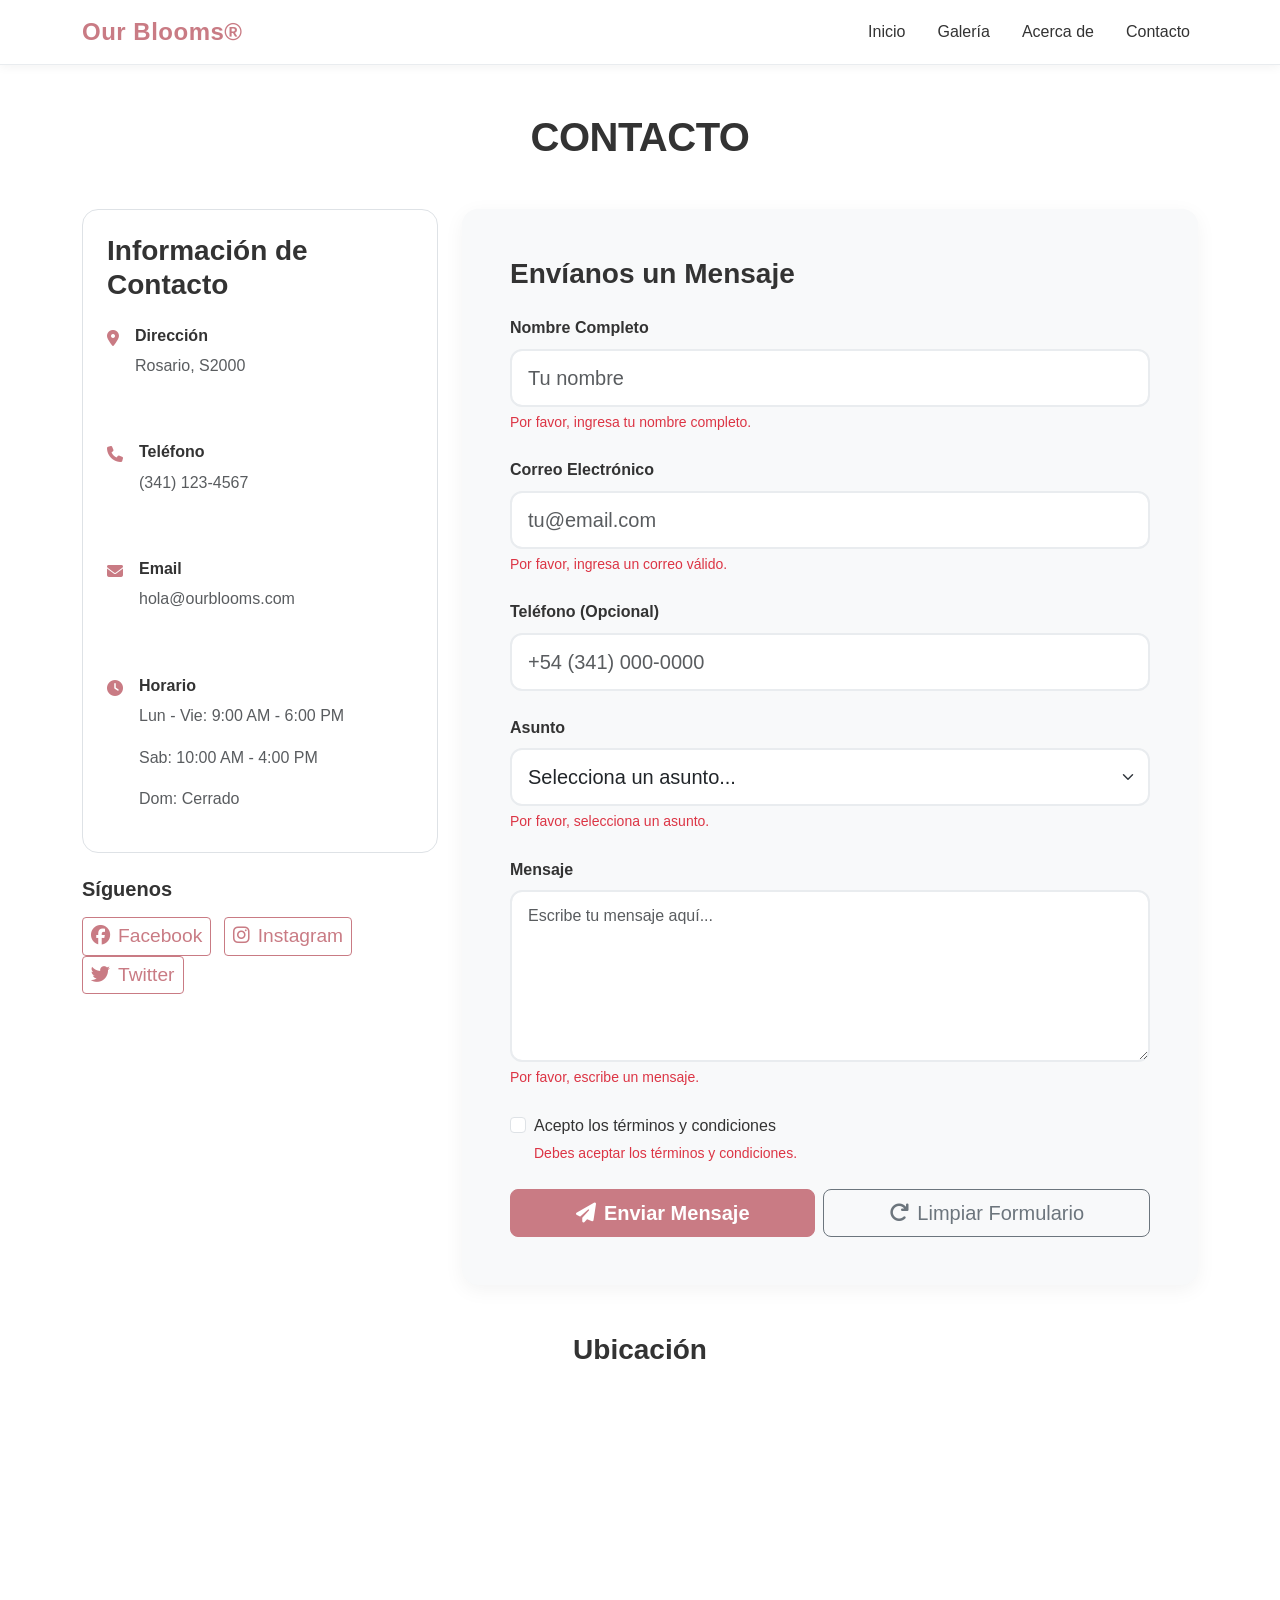
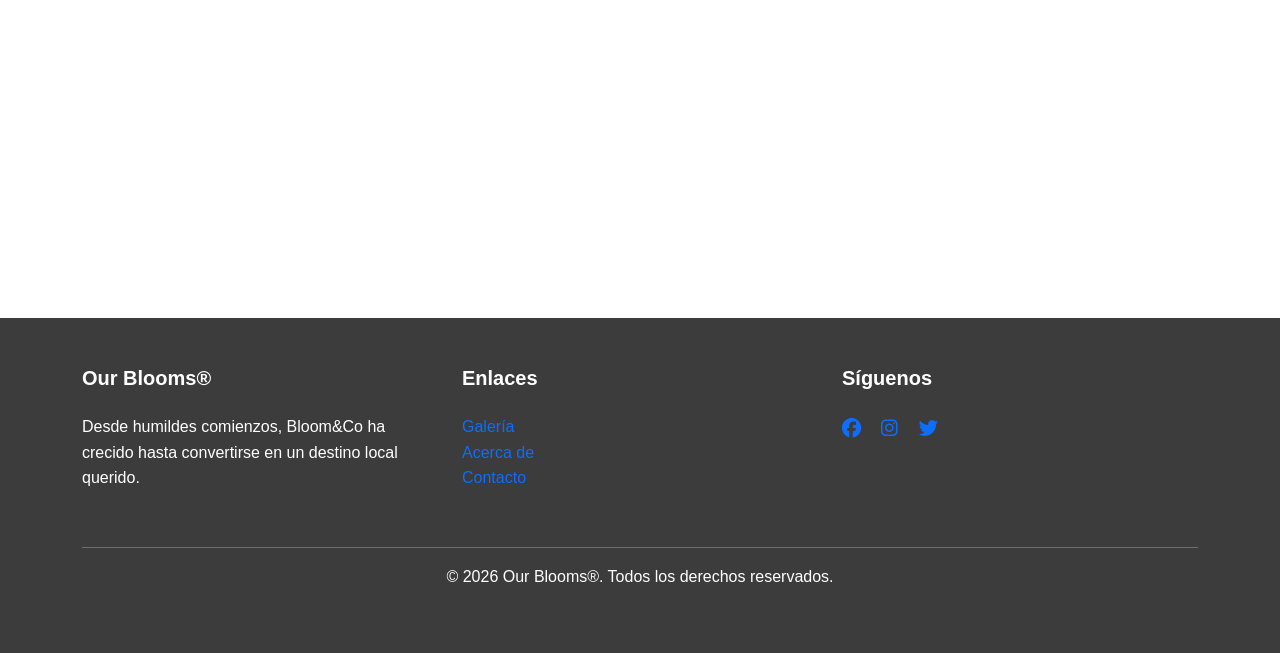
<file: contact.html>
<!DOCTYPE html>
<html lang="es">
<head>
    <meta charset="UTF-8">
    <meta name="viewport" content="width=device-width, initial-scale=1.0">
    <title>Contacto - Our Blooms®</title>
    <link href="https://cdn.jsdelivr.net/npm/bootstrap@5.3.0/dist/css/bootstrap.min.css" rel="stylesheet">
    <link rel="stylesheet" href="https://cdnjs.cloudflare.com/ajax/libs/font-awesome/6.4.0/css/all.min.css">
    <link rel="stylesheet" href="css/styles.css">
</head>
<body>
    <!-- NAVBAR -->
    <nav class="navbar navbar-expand-lg navbar-light bg-white shadow-sm sticky-top">
        <div class="container">
            <a class="navbar-brand fw-bold" href="index.html">
                <span class="logo-text">Our Blooms®</span>
            </a>
            <button class="navbar-toggler" type="button" data-bs-toggle="collapse" data-bs-target="#navbarNav">
                <span class="navbar-toggler-icon"></span>
            </button>
            <div class="collapse navbar-collapse" id="navbarNav">
                <ul class="navbar-nav ms-auto">
                    <li class="nav-item">
                        <a class="nav-link" href="index.html">Inicio</a>
                    </li>
                    <li class="nav-item">
                        <a class="nav-link" href="gallery.html">Galería</a>
                    </li>
                    <li class="nav-item">
                        <a class="nav-link" href="about.html">Acerca de</a>
                    </li>
                    <li class="nav-item">
                        <a class="nav-link active" href="contact.html">Contacto</a>
                    </li>
                </ul>
            </div>
        </div>
    </nav>

    <!-- PÁGINA DE CONTACTO -->
    <div class="container py-5">
        <h1 class="section-title text-center mb-5">CONTACTO</h1>

        <div class="row">
            <!-- INFORMACIÓN DE CONTACTO -->
            <div class="col-lg-4 col-md-12 mb-5">
                <div class="contact-info-card p-4 border rounded-4">
                    <h3 class="fw-bold mb-4">Información de Contacto</h3>
                    
                    <div class="contact-item mb-4">
                        <div class="d-flex align-items-start">
                            <i class="fas fa-map-marker-alt text-primary me-3 mt-1"></i>
                            <div>
                                <h6 class="fw-bold">Dirección</h6>
                                <p class="text-muted">Rosario, S2000</p>
                            </div>
                        </div>
                    </div>

                    <div class="contact-item mb-4">
                        <div class="d-flex align-items-start">
                            <i class="fas fa-phone text-primary me-3 mt-1"></i>
                            <div>
                                <h6 class="fw-bold">Teléfono</h6>
                                <p class="text-muted">(341) 123-4567</p>
                            </div>
                        </div>
                    </div>

                    <div class="contact-item mb-4">
                        <div class="d-flex align-items-start">
                            <i class="fas fa-envelope text-primary me-3 mt-1"></i>
                            <div>
                                <h6 class="fw-bold">Email</h6>
                                <p class="text-muted">hola@ourblooms.com</p>
                            </div>
                        </div>
                    </div>

                    <div class="contact-item">
                        <div class="d-flex align-items-start">
                            <i class="fas fa-clock text-primary me-3 mt-1"></i>
                            <div>
                                <h6 class="fw-bold">Horario</h6>
                                <p class="text-muted">Lun - Vie: 9:00 AM - 6:00 PM</p>
                                <p class="text-muted">Sab: 10:00 AM - 4:00 PM</p>
                                <p class="text-muted">Dom: Cerrado</p>
                            </div>
                        </div>
                    </div>
                </div>

                <!-- REDES SOCIALES -->
                <div class="mt-4">
                    <h5 class="fw-bold mb-3">Síguenos</h5>
                    <div class="social-links">
                        <a href="#" class="btn btn-outline-primary btn-sm me-2">
                            <i class="fab fa-facebook me-2"></i>Facebook
                        </a>
                        <a href="#" class="btn btn-outline-primary btn-sm me-2">
                            <i class="fab fa-instagram me-2"></i>Instagram
                        </a>
                        <a href="#" class="btn btn-outline-primary btn-sm">
                            <i class="fab fa-twitter me-2"></i>Twitter
                        </a>
                    </div>
                </div>
            </div>

            <!-- FORMULARIO DE CONTACTO -->
            <div class="col-lg-8 col-md-12">
                <div class="contact-form-wrapper p-5 bg-light rounded-4">
                    <h3 class="fw-bold mb-4">Envíanos un Mensaje</h3>
                    
                    <form id="contactForm" novalidate>
                        <!-- Nombre -->
                        <div class="mb-4">
                            <label for="fullName" class="form-label fw-bold">Nombre Completo</label>
                            <input type="text" class="form-control form-control-lg" id="fullName" 
                                   name="fullName" placeholder="Tu nombre" required>
                            <div class="invalid-feedback d-block">
                                Por favor, ingresa tu nombre completo.
                            </div>
                        </div>

                        <!-- Email -->
                        <div class="mb-4">
                            <label for="email" class="form-label fw-bold">Correo Electrónico</label>
                            <input type="email" class="form-control form-control-lg" id="email" 
                                   name="email" placeholder="tu@email.com" required>
                            <div class="invalid-feedback d-block">
                                Por favor, ingresa un correo válido.
                            </div>
                        </div>

                        <!-- Teléfono (Opcional) -->
                        <div class="mb-4">
                            <label for="phone" class="form-label fw-bold">Teléfono (Opcional)</label>
                            <input type="tel" class="form-control form-control-lg" id="phone" 
                                   name="phone" placeholder="+54 (341) 000-0000">
                        </div>

                        <!-- Asunto -->
                        <div class="mb-4">
                            <label for="subject" class="form-label fw-bold">Asunto</label>
                            <select class="form-select form-select-lg" id="subject" name="subject" required>
                                <option selected disabled value="">Selecciona un asunto...</option>
                                <option value="consulta">Consulta General</option>
                                <option value="presupuesto">Solicitar Presupuesto</option>
                                <option value="evento">Evento Especial</option>
                                <option value="sugerencia">Sugerencia o Comentario</option>
                                <option value="reclamo">Reclamo</option>
                            </select>
                            <div class="invalid-feedback d-block">
                                Por favor, selecciona un asunto.
                            </div>
                        </div>

                        <!-- Mensaje -->
                        <div class="mb-4">
                            <label for="message" class="form-label fw-bold">Mensaje</label>
                            <textarea class="form-control" id="message" name="message" rows="6" 
                                      placeholder="Escribe tu mensaje aquí..." required></textarea>
                            <div class="invalid-feedback d-block">
                                Por favor, escribe un mensaje.
                            </div>
                        </div>

                        <!-- Checkbox de términos -->
                        <div class="mb-4 form-check">
                            <input type="checkbox" class="form-check-input" id="terms" required>
                            <label class="form-check-label" for="terms">
                                Acepto los términos y condiciones
                            </label>
                            <div class="invalid-feedback d-block">
                                Debes aceptar los términos y condiciones.
                            </div>
                        </div>

                        <!-- Botones -->
                        <div class="d-grid gap-2 d-sm-flex">
                            <button type="submit" class="btn btn-primary btn-lg flex-sm-grow-1">
                                <i class="fas fa-paper-plane me-2"></i>Enviar Mensaje
                            </button>
                            <button type="reset" class="btn btn-outline-secondary btn-lg flex-sm-grow-1">
                                <i class="fas fa-redo me-2"></i>Limpiar Formulario
                            </button>
                        </div>

                        <!-- Mensaje de éxito (oculto) -->
                        <div id="successMessage" class="alert alert-success mt-4 d-none" role="alert">
                            <i class="fas fa-check-circle me-2"></i>
                            ¡Tu mensaje ha sido enviado correctamente! Nos pondremos en contacto pronto.
                        </div>
                    </form>
                </div>
            </div>
        </div>

        <!-- MAPA -->
        <section class="mt-5">
            <h3 class="fw-bold mb-4 text-center">Ubicación</h3>
            <div class="map-container rounded-4 overflow-hidden">
                <iframe 
            src="https://www.google.com/maps/embed?pb=!1m18!1m12!1m3!1d3348.165487739504!2d-60.63273182352825!3d-32.9479361735921!2m3!1f0!2f0!3f0!3m2!1i1024!2i768!4f13.1!3m3!1m2!1s0x95b7abb2c9b6d36f%3A0x97b9e9584d94d851!2sMonumento%20Hist%C3%B3rico%20Nacional%20a%20la%20Bandera!5e0!3m2!1ses!2sar!4v1715112100000" 
            width="100%" 
            height="400" 
            style="border:0;" 
            allowfullscreen="" 
            loading="lazy" 
            referrerpolicy="no-referrer-when-downgrade">
        </iframe>
            </div>
        </section>
    </div>

    <!-- FOOTER -->
    <footer class="footer bg-dark text-white py-5">
        <div class="container">
            <div class="row">
                <div class="col-md-4 mb-4">
                    <h5>Our Blooms®</h5>
                    <p>Desde humildes comienzos, Bloom&Co ha crecido hasta convertirse en un destino local querido.</p>
                </div>
                <div class="col-md-4 mb-4">
                    <h5>Enlaces</h5>
                    <ul class="list-unstyled">
                        <li><a href="gallery.html" class="text-decoration-none">Galería</a></li>
                        <li><a href="about.html" class="text-decoration-none">Acerca de</a></li>
                        <li><a href="contact.html" class="text-decoration-none">Contacto</a></li>
                    </ul>
                </div>
                <div class="col-md-4 mb-4">
                    <h5>Síguenos</h5>
                    <div class="social-links">
                        <a href="#" class="me-3"><i class="fab fa-facebook"></i></a>
                        <a href="#" class="me-3"><i class="fab fa-instagram"></i></a>
                        <a href="#" class="me-3"><i class="fab fa-twitter"></i></a>
                    </div>
                </div>
            </div>
            <hr class="bg-secondary">
            <div class="text-center">
                <p>&copy; 2026 Our Blooms®. Todos los derechos reservados.</p>
            </div>
        </div>
    </footer>

    <script src="https://cdn.jsdelivr.net/npm/bootstrap@5.3.0/dist/js/bootstrap.bundle.min.js"></script>
    <script src="js/script.js"></script>
</body>
</html>
</file>
<file: css/styles.css>
/* ========================================
   ESTILOS GLOBALES
   ======================================== */
:root {
    --primary-color: #C97B84;
    --secondary-color: #FFC107;
    --dark-color: #1a1a1a;
    --light-color: #f8f9fa;
    --text-color: #333;
    --text-muted: #6c757d;
}

* {
    margin: 0;
    padding: 0;
    box-sizing: border-box;
}

body {
    font-family: 'Segoe UI', Tahoma, Geneva, Verdana, sans-serif;
    color: var(--text-color);
    line-height: 1.6;
    background-color: #fff;
}

/* ========================================
   NAVBAR
   ======================================== */
.navbar {
    border-bottom: 1px solid #e9ecef;
}

.logo-text {
    font-size: 1.5rem;
    color: var(--primary-color) !important;
    font-weight: 700;
    letter-spacing: 0.5px;
}

.nav-link {
    color: var(--text-color) !important;
    font-weight: 500;
    transition: color 0.3s ease;
    margin-left: 1rem;
}

.nav-link:hover,
.nav-link.active {
    color: var(--primary-color) !important;
}

/* ========================================
   HERO SECTION
   ======================================== */
.hero-section {
    background: linear-gradient(135deg, #fde8e8 0%, #f5f5f5 100%);
    padding: 2rem 0;
}

.hero-image {
    position: relative;
}

.hero-image img {
    box-shadow: 0 10px 40px rgba(0, 0, 0, 0.1);
    transition: transform 0.3s ease;
}

.hero-image:hover img {
    transform: scale(1.02);
}

.promo-badge {
    position: absolute;
    bottom: 20px;
    left: 20px;
    background: var(--secondary-color);
    padding: 1rem;
    border-radius: 50%;
    width: 120px;
    height: 120px;
    display: flex;
    flex-direction: column;
    justify-content: center;
    align-items: center;
    text-align: center;
    box-shadow: 0 5px 20px rgba(0, 0, 0, 0.1);
}

.promo-badge .badge-text {
    font-size: 0.75rem;
    font-weight: 700;
    color: var(--text-color);
}

.promo-badge p {
    font-size: 0.9rem;
    font-weight: 600;
    margin: 0;
    color: var(--text-color);
}

/* ========================================
   BOTONES
   ======================================== */
.btn-primary {
    background-color: var(--primary-color);
    border-color: var(--primary-color);
    color: white;
    font-weight: 600;
    transition: all 0.3s ease;
}

.btn-primary:hover,
.btn-primary:focus {
    background-color: #b5697e;
    border-color: #b5697e;
    color: white;
    transform: translateY(-2px);
    box-shadow: 0 5px 15px rgba(201, 123, 132, 0.3);
}

.btn-outline-primary {
    color: var(--primary-color);
    border-color: var(--primary-color);
}

.btn-outline-primary:hover {
    background-color: var(--primary-color);
    border-color: var(--primary-color);
    color: white;
}

.btn-warning {
    background-color: var(--secondary-color) !important;
    border-color: var(--secondary-color) !important;
    color: var(--text-color) !important;
    font-weight: 600;
}

.btn-warning:hover {
    background-color: #ffc107 !important;
    filter: brightness(0.9);
}

/* ========================================
   SECCIONES
   ======================================== */
.section-title {
    font-size: 2.5rem;
    font-weight: 700;
    color: var(--text-color);
    letter-spacing: -0.5px;
    margin-bottom: 1rem;
}

.category-title {
    font-size: 2rem;
    font-weight: 700;
    color: var(--text-color);
    text-transform: uppercase;
    letter-spacing: 1px;
}

/* ========================================
   TARJETAS DE PRODUCTOS
   ======================================== */
.product-card {
    background: white;
    border-radius: 1rem;
    overflow: hidden;
    transition: all 0.3s ease;
    border: 1px solid #e9ecef;
}

.product-card:hover {
    transform: translateY(-8px);
    box-shadow: 0 15px 40px rgba(0, 0, 0, 0.15);
}

.product-card img {
    width: 100%;
    height: 250px;
    object-fit: cover;
    transition: transform 0.3s ease;
}

.product-card:hover img {
    transform: scale(1.05);
}

.product-card h5 {
    font-weight: 600;
    color: var(--text-color);
    margin-bottom: 0.5rem;
}

.product-card p {
    font-size: 0.95rem;
}

/* ========================================
   TARJETAS DE PRODUCTOS GRANDES
   ======================================== */
.product-card-large {
    background: white;
    border-radius: 1.5rem;
    overflow: hidden;
    transition: all 0.3s ease;
}

.product-card-large:hover {
    transform: translateY(-10px);
    box-shadow: 0 20px 50px rgba(0, 0, 0, 0.15);
}

.product-card-large img {
    width: 100%;
    height: 350px;
    object-fit: cover;
    transition: transform 0.3s ease;
}

.product-card-large:hover img {
    transform: scale(1.05);
}

.product-info h4 {
    font-weight: 700;
    color: var(--text-color);
    margin-bottom: 0.5rem;
}

.product-description {
    color: var(--text-muted);
    font-size: 0.95rem;
    margin: 1rem 0;
}

/* ========================================
   CARRUSEL
   ======================================== */
.carousel-section {
    padding: 5rem 0;
}

.carousel-control-prev,
.carousel-control-next {
    width: auto;
    top: 50%;
    transform: translateY(-50%);
}

.carousel-control-prev-icon,
.carousel-control-next-icon {
    background-color: var(--primary-color);
    border-radius: 50%;
    width: 50px;
    height: 50px;
    display: flex;
    align-items: center;
    justify-content: center;
}

/* ========================================
   MODAL
   ======================================== */
.modal-content {
    border-radius: 1rem;
    border: 1px solid #e9ecef;
}

.modal-header {
    background-color: var(--light-color);
    border-bottom: 1px solid #e9ecef;
}

.modal-title {
    font-weight: 700;
    color: var(--text-color);
}

/* ========================================
   PÁGINA ABOUT
   ======================================== */
.about-section {
    padding: 3rem 0;
}

.owner-section {
    text-align: center;
}

.value-card {
    background: white;
    border-radius: 1rem;
    border: 1px solid #e9ecef;
    transition: all 0.3s ease;
}

.value-card:hover {
    transform: translateY(-5px);
    box-shadow: 0 10px 30px rgba(0, 0, 0, 0.1);
    border-color: var(--primary-color);
}

.value-icon {
    transition: transform 0.3s ease;
}

.value-card:hover .value-icon {
    transform: scale(1.1);
}

/* ========================================
   PÁGINA CONTACT
   ======================================== */
.contact-info-card {
    background: white;
    transition: all 0.3s ease;
}

.contact-info-card:hover {
    box-shadow: 0 10px 30px rgba(0, 0, 0, 0.1);
}

.contact-item {
    padding-bottom: 1.5rem;
}

.contact-item:last-child {
    padding-bottom: 0;
}

.contact-form-wrapper {
    box-shadow: 0 5px 20px rgba(0, 0, 0, 0.05);
}

.form-control,
.form-select {
    border: 2px solid #e9ecef;
    border-radius: 0.75rem;
    padding: 0.75rem 1rem;
    transition: all 0.3s ease;
}

.form-control:focus,
.form-select:focus {
    border-color: var(--primary-color);
    box-shadow: 0 0 0 0.2rem rgba(201, 123, 132, 0.25);
}

.invalid-feedback {
    color: #dc3545;
    font-size: 0.875rem;
    margin-top: 0.25rem;
}

.map-container {
    width: 100%;
    height: 400px;
}

/* ========================================
   FOOTER
   ======================================== */
.footer {
    background-color: var(--dark-color);
    background-image: url('../images/contact-banner.jpg');
    background-size: cover;
    background-position: center;
    background-attachment: fixed;
    color: white;
    margin-top: 5rem;
    position: relative;
}

/* Agregar overlay oscuro para que se vea el texto */
.footer::before {
    content: '';
    position: absolute;
    top: 0;
    left: 0;
    right: 0;
    bottom: 0;
    background-color: rgba(26, 26, 26, 0.85);
    z-index: 1;
}

/* Hacer que el contenido esté encima del overlay */
.footer .container {
    position: relative;
    z-index: 2;
}

.footer a {
    transition: color 0.3s ease;
}

.footer a:hover {
    color: var(--primary-color) !important;
}

.footer h5 {
    font-weight: 700;
    margin-bottom: 1.5rem;
}

.social-links a {
    font-size: 1.2rem;
    transition: all 0.3s ease;
}

.social-links a:hover {
    transform: scale(1.2);
    color: var(--primary-color) !important;
}

/* ========================================
   RESPONSIVE DESIGN
   ======================================== */

/* Tablets (768px - 1023px) */
@media (max-width: 1023px) {
    .section-title {
        font-size: 2rem;
    }

    .category-title {
        font-size: 1.5rem;
    }

    .hero-section {
        padding: 1rem 0;
    }

    .promo-badge {
        width: 100px;
        height: 100px;
        bottom: 10px;
        left: 10px;
    }

    .product-card-large img {
        height: 300px;
    }

    .map-container {
        height: 300px;
    }
}

/* Mobile (menos de 768px) */
@media (max-width: 767px) {
    .navbar {
        padding: 0.5rem 0;
    }

    .logo-text {
        font-size: 1.2rem;
    }

    .nav-link {
        margin-left: 0;
        padding: 0.5rem 0 !important;
    }

    .section-title {
        font-size: 1.75rem;
        margin-bottom: 2rem;
    }

    .category-title {
        font-size: 1.25rem;
    }

    .display-3 {
        font-size: 2rem;
    }

    .lead {
        font-size: 1rem;
    }

    .hero-section {
        padding: 1rem 0;
    }

    .hero-image {
        margin-top: 2rem;
    }

    .promo-badge {
        width: 80px;
        height: 80px;
        bottom: 10px;
        left: 10px;
    }

    .promo-badge p {
        font-size: 0.75rem;
    }

    .product-card {
        margin-bottom: 1.5rem;
    }

    .product-card img {
        height: 200px;
    }

    .product-card-large img {
        height: 250px;
    }

    .btn-lg {
        padding: 0.75rem 1.5rem;
        font-size: 0.95rem;
    }

    .carousel-control-prev,
    .carousel-control-next {
        width: 40px;
        height: 40px;
    }

    .carousel-control-prev-icon,
    .carousel-control-next-icon {
        width: 40px;
        height: 40px;
    }

    .row.g-4 > .col-sm-12 {
        margin-bottom: 1.5rem;
    }

    .contact-form-wrapper {
        padding: 2rem 1.5rem !important;
    }

    .map-container {
        height: 250px;
    }

    .value-card {
        margin-bottom: 1.5rem;
    }

    .d-grid.gap-2.d-sm-flex {
        flex-direction: column;
    }

    .flex-sm-grow-1 {
        flex: 1;
        margin-bottom: 0.5rem;
    }

    .flex-sm-grow-1:last-child {
        margin-bottom: 0;
    }

    /* Hero buttons en mobile */
    .hero-section .btn {
        display: block;
        width: 100%;
        margin-bottom: 0.5rem;
    }

    /* Min-height para hero en mobile */
    .min-vh-100 {
        min-height: auto !important;
        padding: 2rem 0;
    }
}

/* Extra pequeño (menos de 576px) */
@media (max-width: 575px) {
    body {
        font-size: 0.95rem;
    }

    .display-3 {
        font-size: 1.5rem;
    }

    .section-title {
        font-size: 1.5rem;
    }

    .category-title {
        font-size: 1.1rem;
    }

    .container {
        padding-left: 0.75rem;
        padding-right: 0.75rem;
    }

    .promo-badge {
        width: 70px;
        height: 70px;
        font-size: 0.8rem;
    }

    .btn {
        font-size: 0.9rem;
        padding: 0.5rem 1rem;
    }

    .btn-lg {
        padding: 0.6rem 1.2rem;
        font-size: 0.9rem;
    }

    .footer .row > div {
        margin-bottom: 2rem;
    }

    .nav-item:last-child {
        border-bottom: none;
    }
}

/* ========================================
   ANIMACIONES
   ======================================== */
@keyframes fadeInUp {
    from {
        opacity: 0;
        transform: translateY(30px);
    }
    to {
        opacity: 1;
        transform: translateY(0);
    }
}

@keyframes slideInFromLeft {
    from {
        opacity: 0;
        transform: translateX(-30px);
    }
    to {
        opacity: 1;
        transform: translateX(0);
    }
}

.product-card,
.product-card-large,
.value-card {
    animation: fadeInUp 0.5s ease forwards;
}

/* ========================================
   UTILIDADES
   ======================================== */
.text-primary {
    color: var(--primary-color) !important;
}

.bg-primary {
    background-color: var(--primary-color) !important;
}

.border-primary {
    border-color: var(--primary-color) !important;
}

.text-secondary {
    color: var(--text-muted) !important;
}

.rounded-4 {
    border-radius: 1.5rem;
}

.shadow-sm {
    box-shadow: 0 2px 10px rgba(0, 0, 0, 0.05) !important;
}

.transition-all {
    transition: all 0.3s ease;
}

/* Scrollbar personalizado */
::-webkit-scrollbar {
    width: 8px;
}

::-webkit-scrollbar-track {
    background: #f1f1f1;
}

::-webkit-scrollbar-thumb {
    background: var(--primary-color);
    border-radius: 4px;
}

::-webkit-scrollbar-thumb:hover {
    background: #b5697e;
}
</file>
